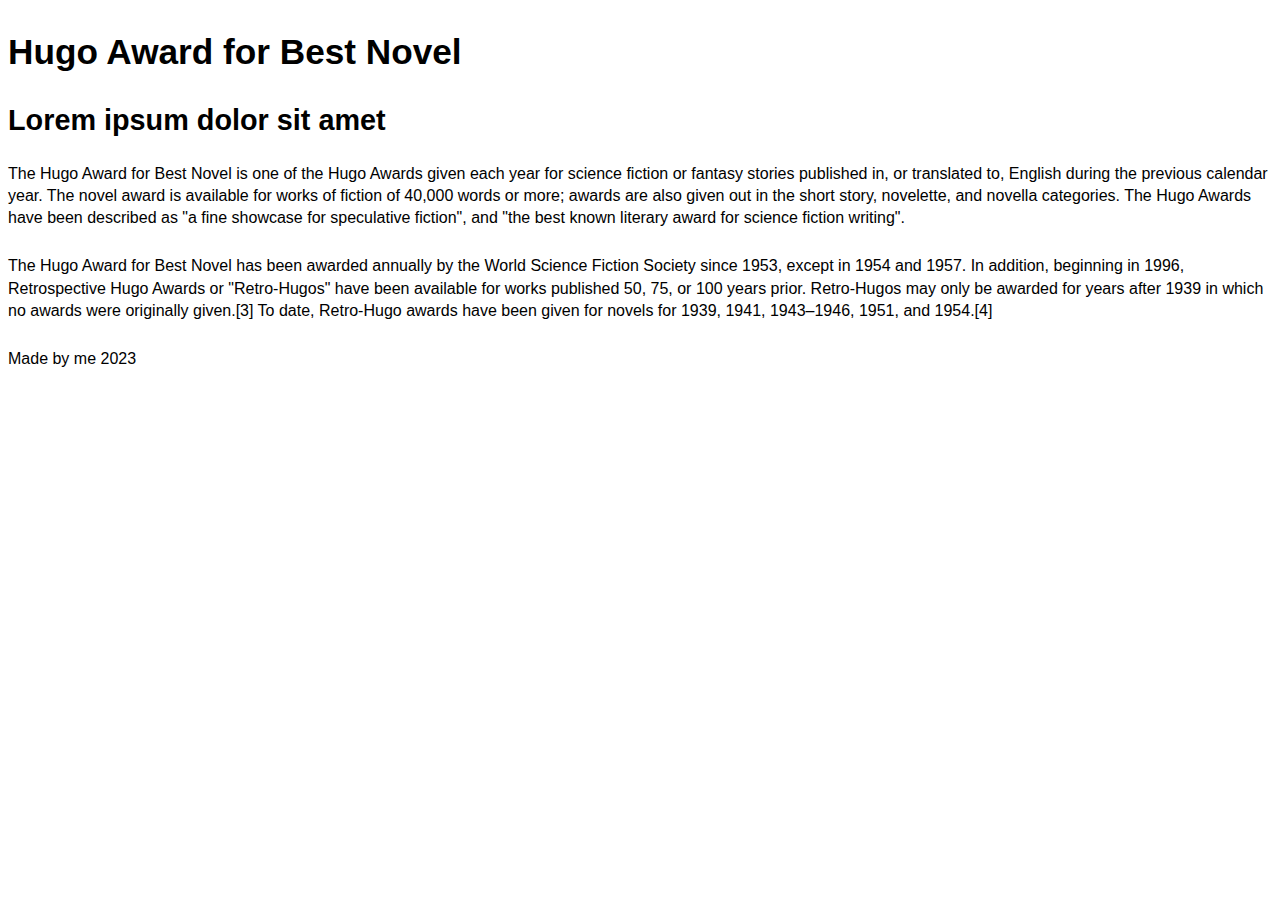
<file: index.html>
<!DOCTYPE html>
<html lang="en">

<head>
  <meta charset="utf-8">
  <meta name="viewport" content="width=device-width, initial-scale=1">
  <meta name="description" content="html css js base">
  <link rel="icon" href="favicon.png" />
  <link rel="apple-touch-icon" href="favicon.png" />
  <link rel="stylesheet" href="styles.css">

  <title>HTML CSS JS base</title>

</head>

<body>

  <header>
    <h1>Hugo Award for Best Novel</h1>
  </header>
  <article>
    <header>
      <h2>Lorem ipsum dolor sit amet</h2>
    </header>
    <p class="lede call-out" id="feature">
      The Hugo Award for Best Novel is one of the Hugo Awards given each year for
      science fiction or fantasy stories published
      in, or translated to, English during the previous calendar year. The novel award is available for works of fiction
      of
      40,000 words or more; awards are also given out in the short story, novelette, and novella categories. The Hugo
      Awards
      have been described as "a fine showcase for speculative fiction", and "the best known literary award for science
      fiction
      writing".
    </p>
    <p class="call-out">
      The Hugo Award for Best Novel has been awarded annually by the World Science Fiction Society since 1953, except in
      1954
      and 1957. In addition, beginning in 1996, Retrospective Hugo Awards or "Retro-Hugos" have been available for works
      published 50, 75, or 100 years prior. Retro-Hugos may only be awarded for years after 1939 in which no awards were
      originally given.[3] To date, Retro-Hugo awards have been given for novels for 1939, 1941, 1943–1946, 1951, and
      1954.[4]
    </p>
  </article>
  <footer>
    <p>Made by me 2023</p>
  </footer>
</body>

</html>
</file>
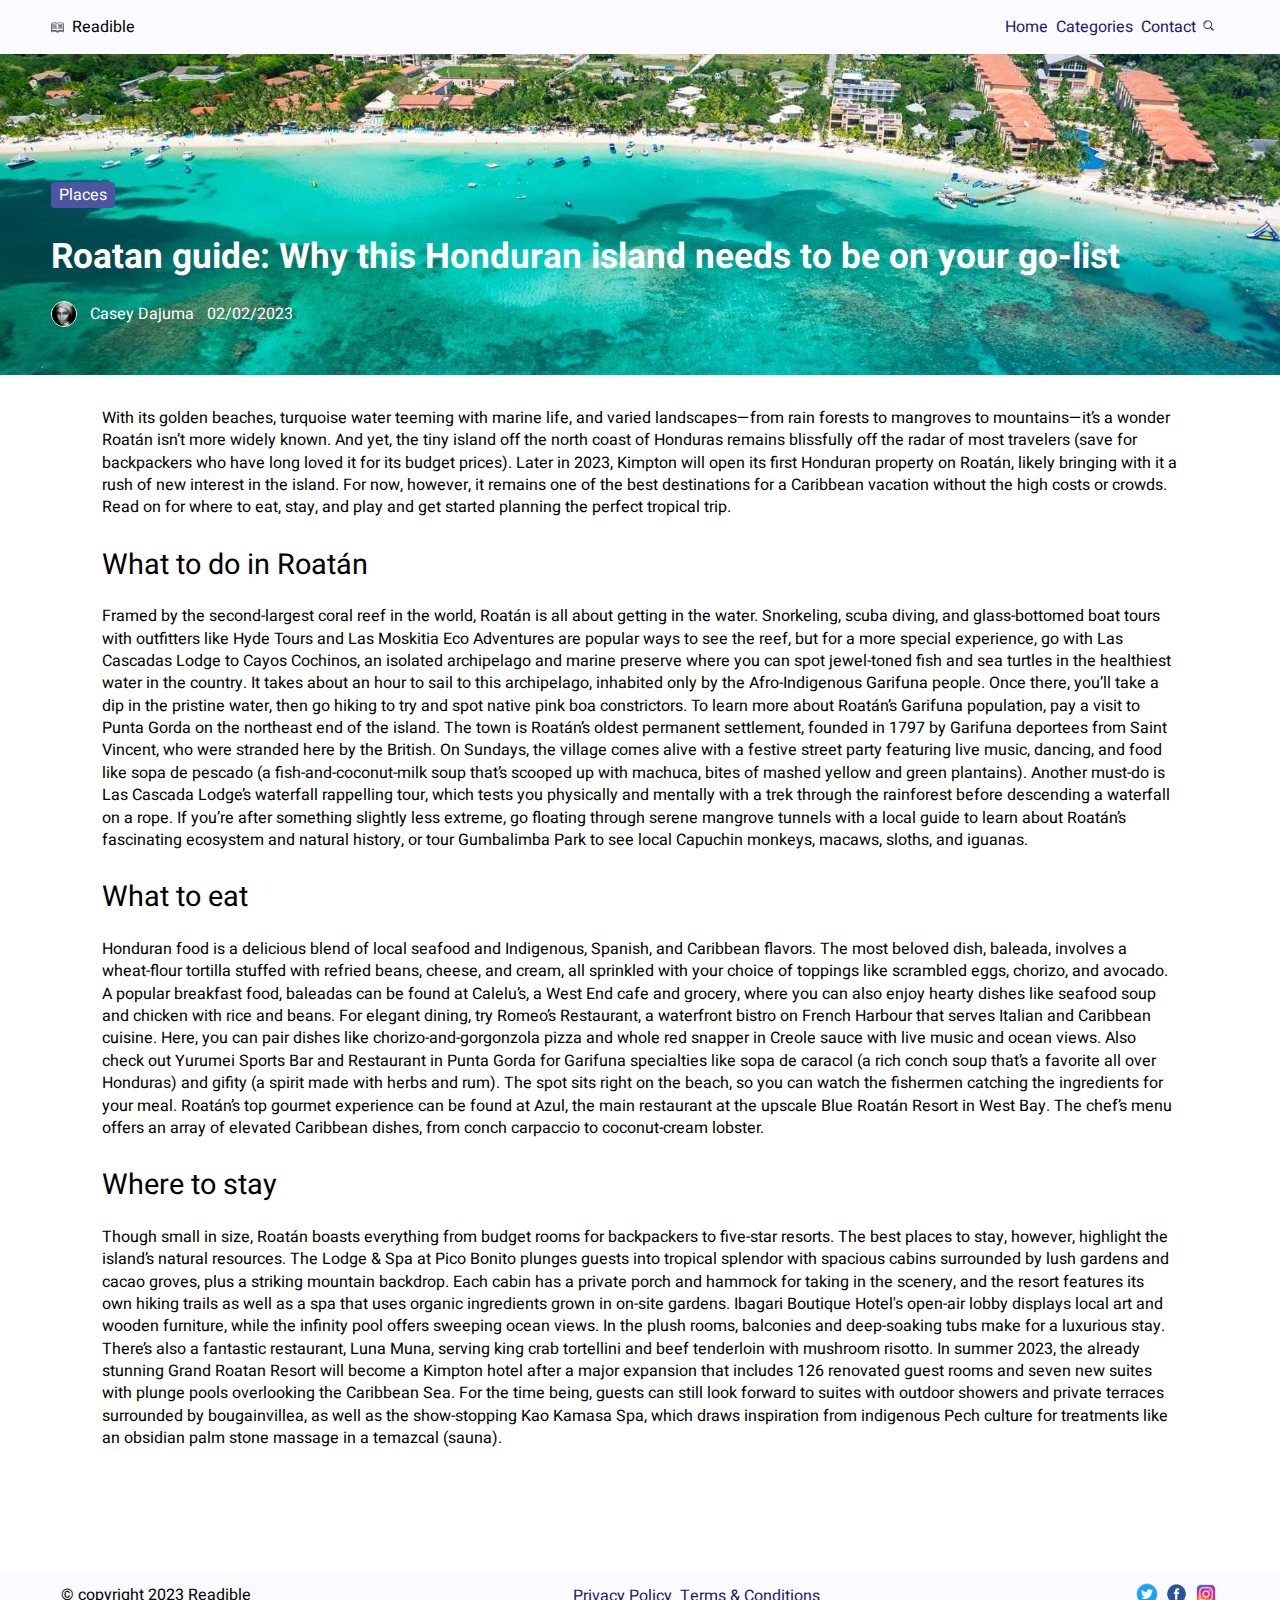
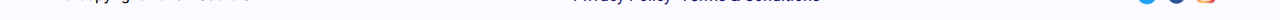
<file: article.html>
<!DOCTYPE html>
<html lang="en">

<head>
    <meta charset="utf-8">
    <meta name="viewport" content="width=device-width, initial-scale=1">
    <meta name="description" content="An article about travel and tourism-related services">
    <link rel="apple-touch-icon" href="icon.png">
    <link href="https://fonts.googleapis.com/css2?family=Heebo&display=swap" rel="stylesheet">
    <link rel="stylesheet" href="reset.css">
    <link rel="stylesheet" href="styles.css">
    <title>Travely | Article</title>
</head>

<body>
    <div class="container">
        <header class="header-main">
            <div class="wrapper">
                <section class="logo">
                    <img class="icon-sm" class="icon" src="assets/icons/book.png" alt="Open book">
                    <p>Readible</p>
                </section>
                <nav>
                    <ul class="nav-horizontal">
                        <li><a href="#">Home</a></li>
                        <li><a href="#">Categories</a></li>
                        <li><a href="#">Contact</a></s></li>
                        <li><button><img class="icon-sm" src="assets/icons/search.png" alt="Search icon"></button></li>
                    </ul>
                </nav>
            </div>
        </header>
        <main>
            <article class="article-one">
                <header class="article-header">
                    <div class="wrapper">
                        <h1>Roatan guide: Why this Honduran island needs to be on your go-list</h1>
                        <a href="#" class="category">Places</a>
                        <div class="article-info">
                            <img src="assets/images/profile.jpg" alt="Profile image" width="24">
                            <a href="#" rel="author">Casey Dajuma</a>
                            <time datetime="2023-02-02">02/02/2023</time>
                        </div>
                    </div>
                </header>
                <div class="article-body  wrapper">
                    <p> With its golden beaches, turquoise water teeming with marine life, and varied landscapes—from
                        rain
                        forests to mangroves
                        to mountains—it’s a wonder Roatán isn’t more widely known. And yet, the tiny island off the
                        north
                        coast of Honduras
                        remains blissfully off the radar of most travelers (save for backpackers who have long loved it
                        for
                        its budget prices).

                        Later in 2023, Kimpton will open its first Honduran property on Roatán, likely bringing with it
                        a
                        rush of new interest
                        in the island. For now, however, it remains one of the best destinations for a Caribbean
                        vacation
                        without the high costs
                        or crowds. Read on for where to eat, stay, and play and get started planning the perfect
                        tropical
                        trip. </p>
                    <h2>What to do in Roatán</h2>
                    <p>Framed by the second-largest coral reef in the world, Roatán is all about getting in the water.
                        Snorkeling, scuba
                        diving, and glass-bottomed boat tours with outfitters like Hyde Tours and Las Moskitia Eco
                        Adventures are popular ways
                        to see the reef, but for a more special experience, go with Las Cascadas Lodge to Cayos
                        Cochinos, an isolated
                        archipelago and marine preserve where you can spot jewel-toned fish and sea turtles in the
                        healthiest water in the
                        country. It takes about an hour to sail to this archipelago, inhabited only by the
                        Afro-Indigenous Garifuna people. Once
                        there, you’ll take a dip in the pristine water, then go hiking to try and spot native pink boa
                        constrictors.

                        To learn more about Roatán’s Garifuna population, pay a visit to Punta Gorda on the northeast
                        end of the island. The
                        town is Roatán’s oldest permanent settlement, founded in 1797 by Garifuna deportees from Saint
                        Vincent, who were
                        stranded here by the British. On Sundays, the village comes alive with a festive street party
                        featuring live music,
                        dancing, and food like sopa de pescado (a fish-and-coconut-milk soup that’s scooped up with
                        machuca, bites of mashed
                        yellow and green plantains).

                        Another must-do is Las Cascada Lodge’s waterfall rappelling tour, which tests you physically and
                        mentally with a trek
                        through the rainforest before descending a waterfall on a rope. If you’re after something
                        slightly less extreme, go
                        floating through serene mangrove tunnels with a local guide to learn about Roatán’s fascinating
                        ecosystem and natural
                        history, or tour Gumbalimba Park to see local Capuchin monkeys, macaws, sloths, and iguanas.</p>
                    <h2>What to eat</h2>
                    <p>Honduran food is a delicious blend of local seafood and Indigenous, Spanish, and Caribbean
                        flavors. The most beloved
                        dish, baleada, involves a wheat-flour tortilla stuffed with refried beans, cheese, and cream,
                        all sprinkled with your
                        choice of toppings like scrambled eggs, chorizo, and avocado. A popular breakfast food, baleadas
                        can be found at
                        Calelu’s, a West End cafe and grocery, where you can also enjoy hearty dishes like seafood soup
                        and chicken with rice
                        and beans.

                        For elegant dining, try Romeo’s Restaurant, a waterfront bistro on French Harbour that serves
                        Italian and Caribbean
                        cuisine. Here, you can pair dishes like chorizo-and-gorgonzola pizza and whole red snapper in
                        Creole sauce with live
                        music and ocean views. Also check out Yurumei Sports Bar and Restaurant in Punta Gorda for
                        Garifuna specialties like
                        sopa de caracol (a rich conch soup that’s a favorite all over Honduras) and gifity (a spirit
                        made with herbs and rum).
                        The spot sits right on the beach, so you can watch the fishermen catching the ingredients for
                        your meal.

                        Roatán’s top gourmet experience can be found at Azul, the main restaurant at the upscale Blue
                        Roatán Resort in West Bay.
                        The chef’s menu offers an array of elevated Caribbean dishes, from conch carpaccio to
                        coconut-cream lobster.</p>
                    <h2>Where to stay </h2>
                    <p>Though small in size, Roatán boasts everything from budget rooms for backpackers to five-star
                        resorts. The best places
                        to stay, however, highlight the island’s natural resources. The Lodge & Spa at Pico Bonito
                        plunges guests into tropical
                        splendor with spacious cabins surrounded by lush gardens and cacao groves, plus a striking
                        mountain backdrop. Each cabin
                        has a private porch and hammock for taking in the scenery, and the resort features its own
                        hiking trails as well as a
                        spa that uses organic ingredients grown in on-site gardens.

                        Ibagari Boutique Hotel's open-air lobby displays local art and wooden furniture, while the
                        infinity pool offers sweeping
                        ocean views. In the plush rooms, balconies and deep-soaking tubs make for a luxurious stay.
                        There’s also a fantastic
                        restaurant, Luna Muna, serving king crab tortellini and beef tenderloin with mushroom risotto.

                        In summer 2023, the already stunning Grand Roatan Resort will become a Kimpton hotel after a
                        major expansion that
                        includes 126 renovated guest rooms and seven new suites with plunge pools overlooking the
                        Caribbean Sea. For the time
                        being, guests can still look forward to suites with outdoor showers and private terraces
                        surrounded by bougainvillea, as
                        well as the show-stopping Kao Kamasa Spa, which draws inspiration from indigenous Pech culture
                        for treatments like an
                        obsidian palm stone massage in a temazcal (sauna).</p>
                </div>
            </article>
        </main>
        <footer class="footer-main">
            <div class="wrapper">
                <p>
                    &copy; copyright 2023 Readible
                </p>
                <nav class="nav-horizontal">
                    <a href="#">Privacy Policy</a>
                    <a href="#">Terms & Conditions</a>
                </nav>
                <section>
                    <a class="icon" href="" aria-label="To twitter"> <img class="icon" src="assets/icons/twitter.png"
                            alt="Twitter"></a>
                    <a class="icon" href="" aria-label="To facebook"><img class="icon" src="assets/icons/facebook.png"
                            alt="Facebook"></a>
                    <a class="icon" href="" aria-label="To instagram"><img class="icon" src="assets/icons/instagram.png"
                            alt="Instagram"></a>
                </section>
            </div>
        </footer>
    </div><!-- container -->
</body>

</html>
</file>
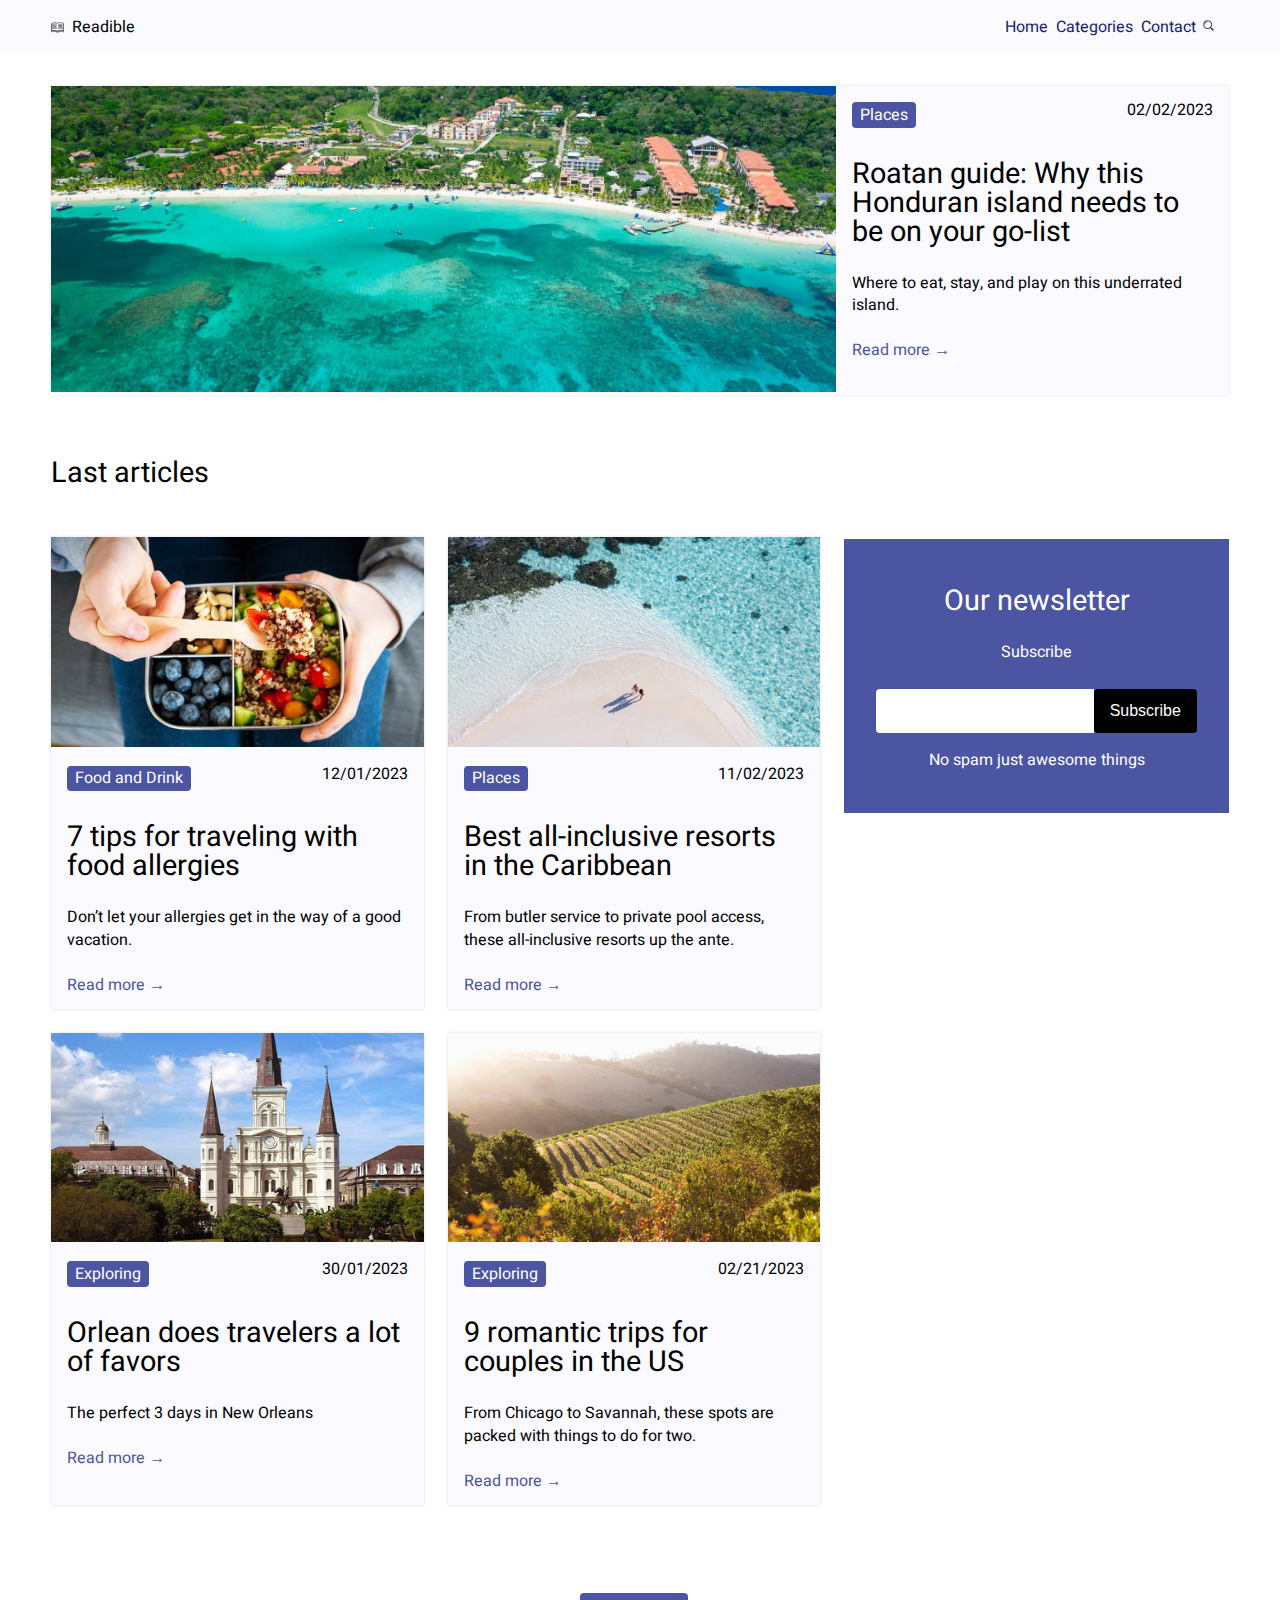
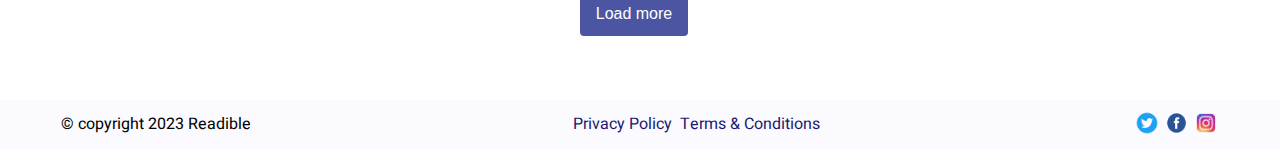
<file: landing.html>
<!DOCTYPE html>
<html lang="en">

<head>
    <meta charset="utf-8">
    <meta name="viewport" content="width=device-width, initial-scale=1">
    <meta name="description" content="An article about travel and tourism-related services">
    <link rel="apple-touch-icon" href="icon.png">
    <link href="https://fonts.googleapis.com/css2?family=Heebo&display=swap" rel="stylesheet">
    <link rel="stylesheet" href="reset.css">
    <link rel="stylesheet" href="styles.css">
    <title>Travely | Article</title>
</head>

<body>
    <div class="container">
        <header class="header-main">
            <div class="wrapper">
                <section class="logo">
                    <img class="icon-sm" src="assets/icons/book.png" alt="Open book">
                    <p>Readible</p>
                </section>
                <nav>
                    <ul class="nav-horizontal">
                        <li><a href="#">Home</a></li>
                        <li><a href="#">Categories</a></li>
                        <li><a href="#">Contact</a></s></li>
                        <li><button><img class="icon-sm" src="assets/icons/search.png" alt="Search icon"></button></li>
                    </ul>
                </nav>
            </div>
        </header>
        <main class="wrapper">
            <article class="card card-big">
                <a href="article.html">
                    <img src="assets/images/roatan-main.jpg" alt="Roatan Main">
                </a>
                <div class="card-info">
                    <header>
                        <h2>Roatan guide: Why this Honduran island needs to be on your go-list</h2>
                        <div>
                            <a href="#" class="category">Places</a>
                            <time datetime="2023-02-02">02/02/2023</time>
                        </div>
                    </header>
                    <p>Where to eat, stay, and play on this underrated island.</p>
                    <a href="article.html" aria-label="Read more about Roatan island">Read more &rightarrow;</a>
                </div>
            </article>
            <div class="landing-content">
                <section class="card-list">
                    <header class="card-list-header">
                        <h2>Last articles</h2>
                    </header>
                    <article class="card">
                        <figure>
                            <img src="assets/images/foodbox.jpg" alt="Foodbox">
                        </figure>
                        <div class="card-info">
                            <header>
                                <h2>7 tips for traveling with food allergies</h2>
                                <div>
                                    <a href="#" class="category">Food and Drink</a>
                                    <time datetime="2023-01-12">12/01/2023</time>
                                </div>
                            </header>
                            <p>Don’t let your allergies get in the way of a good vacation.</p>
                            <a href="#" aria-label="7 tips for traveling">Read more &rightarrow;</a>
                        </div>
                    </article>
                    <article class="card">
                        <figure>
                            <img src="assets/images/resorts.jpg" alt="Caribbean">
                        </figure>
                        <div class="card-info">
                            <header>
                                <h2>Best all-inclusive resorts in the Caribbean</h2>
                                <div>
                                    <a href="#" class="category">Places</a>
                                    <time datetime="2023-02-11">11/02/2023</time>
                                </div>
                            </header>
                            <p>From butler service to private pool access, these all-inclusive resorts up the ante.</p>
                            <a href="#" aria-label="Resorts for couples">Read more &rightarrow;</a>
                        </div>
                    </article>
                    <article class="card">
                        <figure>
                            <img src="assets/images/orlean.jpg" alt="Orlean">
                        </figure>
                        <div class="card-info">
                            <header>
                                <h2>Orlean does travelers a lot of favors</h2>
                                <div>
                                    <a href="#" class="category">Exploring</a>
                                    <time datetime="2023-01-30">30/01/2023</time>
                                </div>
                            </header>
                            <p>The perfect 3 days in New Orleans</p>
                            <a href="#" aria-label="Orleans 3 days ">Read more &rightarrow;</a>
                        </div>
                    </article>
                    <article class="card">
                        <figure>
                            <img src="assets/images/romantic.jpg" alt="Romantic trips">
                        </figure>
                        <div class="card-info">
                            <header>
                                <h2>9 romantic trips for couples in the US</h2>
                                <div>
                                    <a href="#" class="category">Exploring</a>
                                    <time datetime="2023-02-21">02/21/2023</time>
                                </div>
                            </header>
                            <p>From Chicago to Savannah, these spots are packed with things to do for two.</p>
                            <a href="#" aria-label="The best trips for couples">Read more &rightarrow;</a>
                        </div>
                    </article>
                    <button class="button">Load more</button>
                </section>
                <aside>
                    <article class="newsletter">
                        <header>
                            <h2>Our newsletter</h2>
                        </header>
                        <p>Subscribe</p>
                        <form>
                            <input type="email" name="name" aria-label="Email address" />
                            <button class="button" type="submit">Subscribe</button>
                        </form>
                        <p>No spam just awesome things</p>
                    </article>
                </aside>
            </div>
        </main>
        <footer class="footer-main">
            <div class="wrapper">
                <p>
                    &copy; copyright 2023 Readible
                </p>
                <nav class="nav-horizontal">
                    <a href="#">Privacy Policy</a>
                    <a href="#">Terms & Conditions</a>
                </nav>
                <section>
                    <a href="" aria-label="To twitter"> <img class="icon" src="assets/icons/twitter.png"
                            alt="Twitter"></a>
                    <a href="" aria-label="To facebook"><img class="icon" src="assets/icons/facebook.png"
                            alt="Facebook"></a>
                    <a href="" aria-label="To instagram"><img class="icon" src="assets/icons/instagram.png"
                            alt="Instagram"></a>
                </section>
            </div>
        </footer>
    </div><!-- container -->
</body>

</html>
</file>
<file: styles.css>
body {
  font-family: 'Heebo', sans-serif;
}

h1,
h2 {
  margin-top: 2rem;
  margin-bottom: 1.6rem;
}

h2 {
  font-size: 2rem;
}

h1 {
  font-size: 2.2rem;
}

h2 {
  font-size: 1.8rem;
}

p {
  margin-bottom: 1.6rem;
  line-height: 1.4;
}

a {
  color: #4c55a1;
  text-decoration: none;
}
a:hover {
  text-decoration: underline;
}

.nav-horizontal {
  display: flex;
  align-items: center;
}

.nav-horizontal a {
  color: midnightblue;
  padding-left: 0.5rem;
  text-decoration: none;
}

.category,
.button {
  display: inline-block;
  padding: 0.3rem 0.5rem;
  background-color: #4c55a1;
  border-radius: 4px;
  color: white;
  text-decoration: none;
}

.button {
  font-size: 100%;
  border: none;
  padding: 0.8rem 1rem;
}

.icon {
  display: inline-block;
  width: 2vw;
}

.icon-sm {
  width: 1vw;
  padding-right: 0.5rem;
}
.card {
  background-color: rgb(250, 250, 255);
  box-shadow: 0px 0px 3px gainsboro;
}

.card header div {
  order: -1;
  display: flex;
  justify-content: space-between;
}

.card img {
  object-fit: cover;
  width: 100%;
}

.card header {
  display: flex;
  flex-direction: column;
}

.card-info {
  padding: 1rem;
}

.card-big {
  display: grid;
  grid-template-columns: 2fr 1fr;
  margin: 2rem 0px;
}

.wrapper {
  max-width: 1100;
  padding: 0px 4vw;
  margin: 0px auto;
  box-sizing: border-box;
}

.logo {
  display: flex;
  align-items: center;
}

.logo p {
  margin: 0px;
}

.header-main .wrapper {
  display: flex;
  justify-content: space-between;
  align-items: center;
  flex-wrap: wrap;
}

.header-main button {
  border: none;
  background-color: transparent;
}

.header-main {
  background-color: rgb(250, 250, 255);
  padding: 1rem 0rem;
}

.footer-main {
  background-color: rgb(250, 250, 255);
  padding: 10px;
}

.footer-main .wrapper {
  display: flex;
  justify-content: space-between;
  align-items: center;
  flex-wrap: wrap;
}

.footer-main p {
  margin: 0;
}

.article-body.wrapper {
  padding: 2rem 8vw 6rem;
}

.article-info {
  display: flex;
  align-items: center;
}

.article-info img {
  border-radius: 50%;
  margin-right: 1vw;
  border: 1px solid white;
}

.article-info a {
  color: white;
  text-decoration: none;
  margin-right: 1vw;
}

.article-info a:hover {
  text-decoration: underline;
}

.article-info time {
  color: white;
}
.article-header {
  padding: 8rem 0px 3rem;
  background: navy url(assets/images/roatan-main.jpg) no-repeat center;
  background-size: cover;
}

.article-header .wrapper {
  display: flex;
  flex-direction: column;
  align-items: flex-start;
}

.article-header .category {
  order: -1;
}

.article-header h1 {
  color: white;
  font-weight: bold;
}

.landing-content {
  display: grid;
  grid-template-columns: 2fr 1fr;
  grid-gap: 1.5rem;
  margin-bottom: 4rem;
}

.landing-content aside {
  margin-top: 7rem;
}

.card-list {
  display: grid;
  grid-template-columns: 1fr 1fr;
  grid-template-rows: repeat(4, auto);
  grid-gap: 1.5rem;
}

.card-list-header {
  grid-row: 1/2;
  grid-column: 1/3;
}

.card-list .button {
  grid-column: -2 /-1;
  align-self: end;
  justify-self: center;
  margin-top: 4rem;
}

.newsletter {
  padding: 1rem;
  color: white;
  text-align: center;
  background-color: #4c55a1;
}

.newsletter button {
  background-color: black;
}

.newsletter form {
  display: flex;
  margin-bottom: 1rem;
  padding: 0px 1rem 0px;
}

.newsletter input {
  width: 100%;
  border: none;
  border-radius: 4px 0px 0px 4px;
}
</file>
